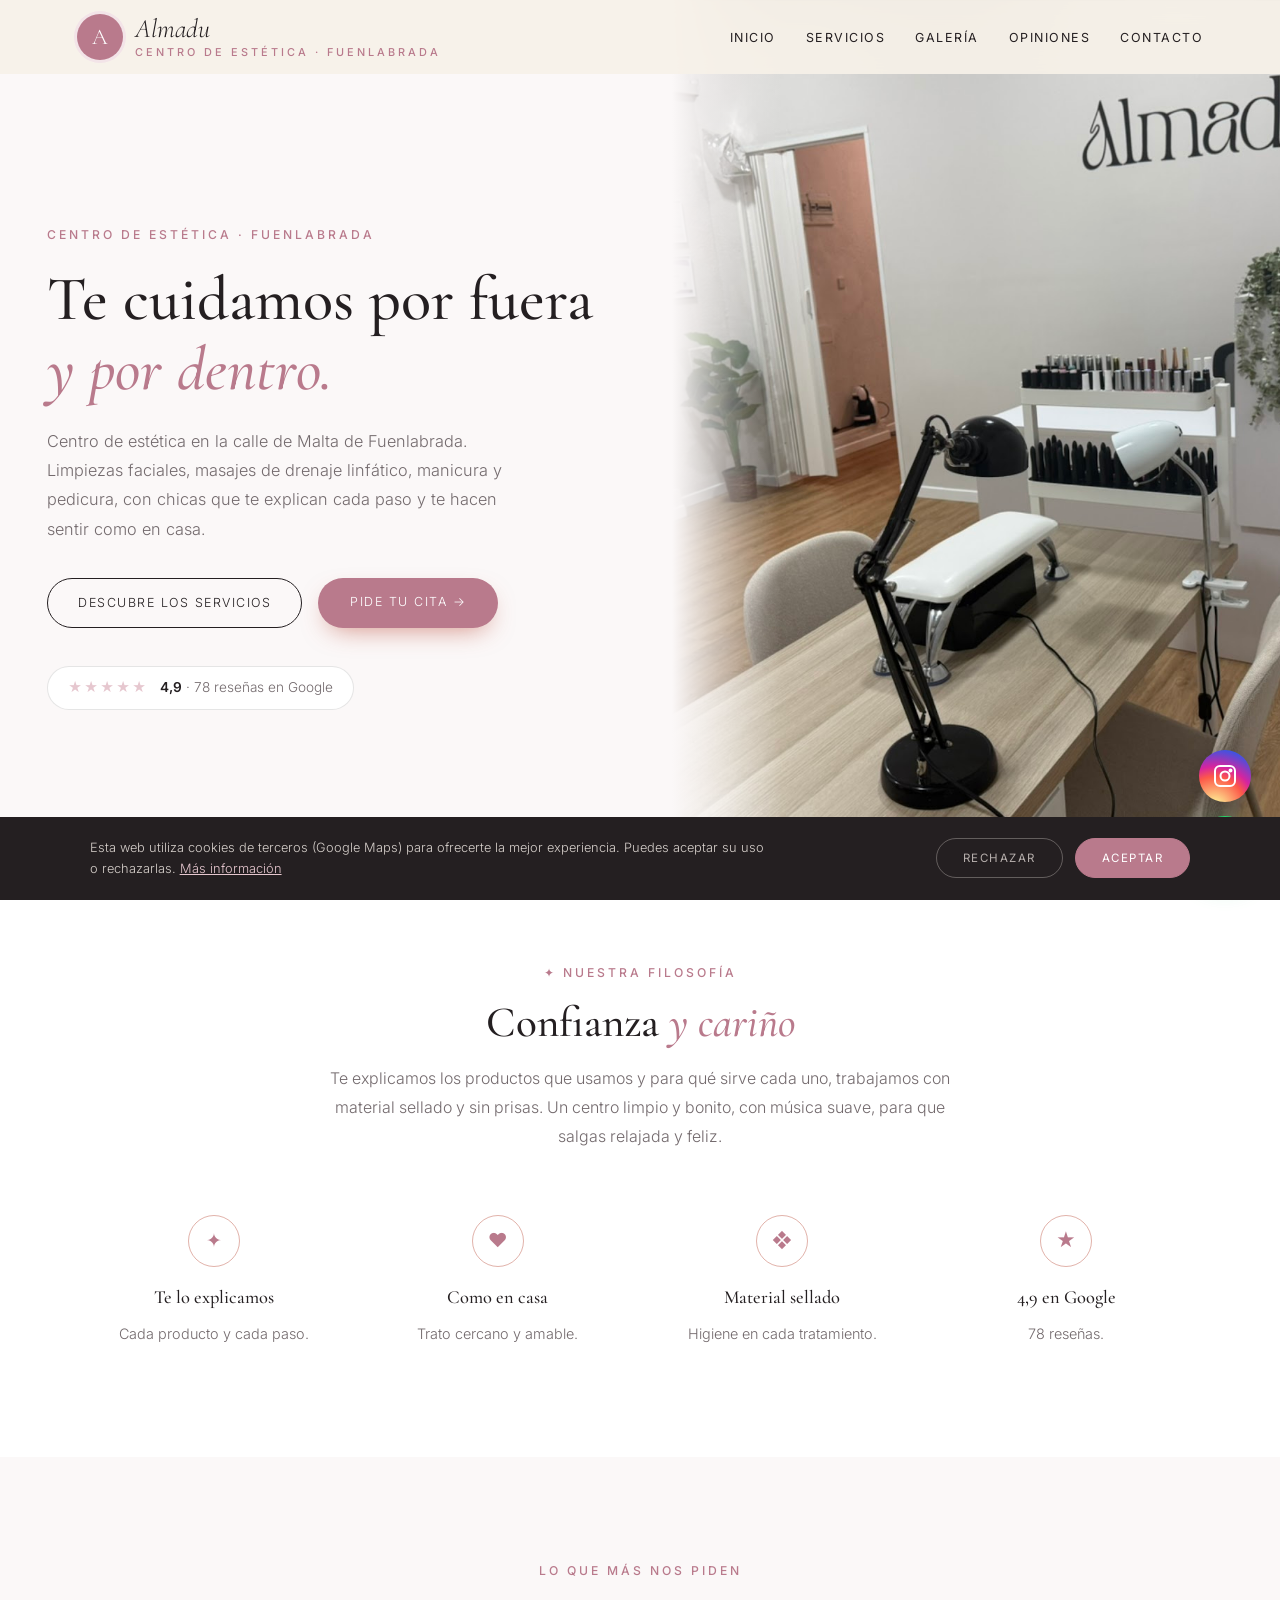
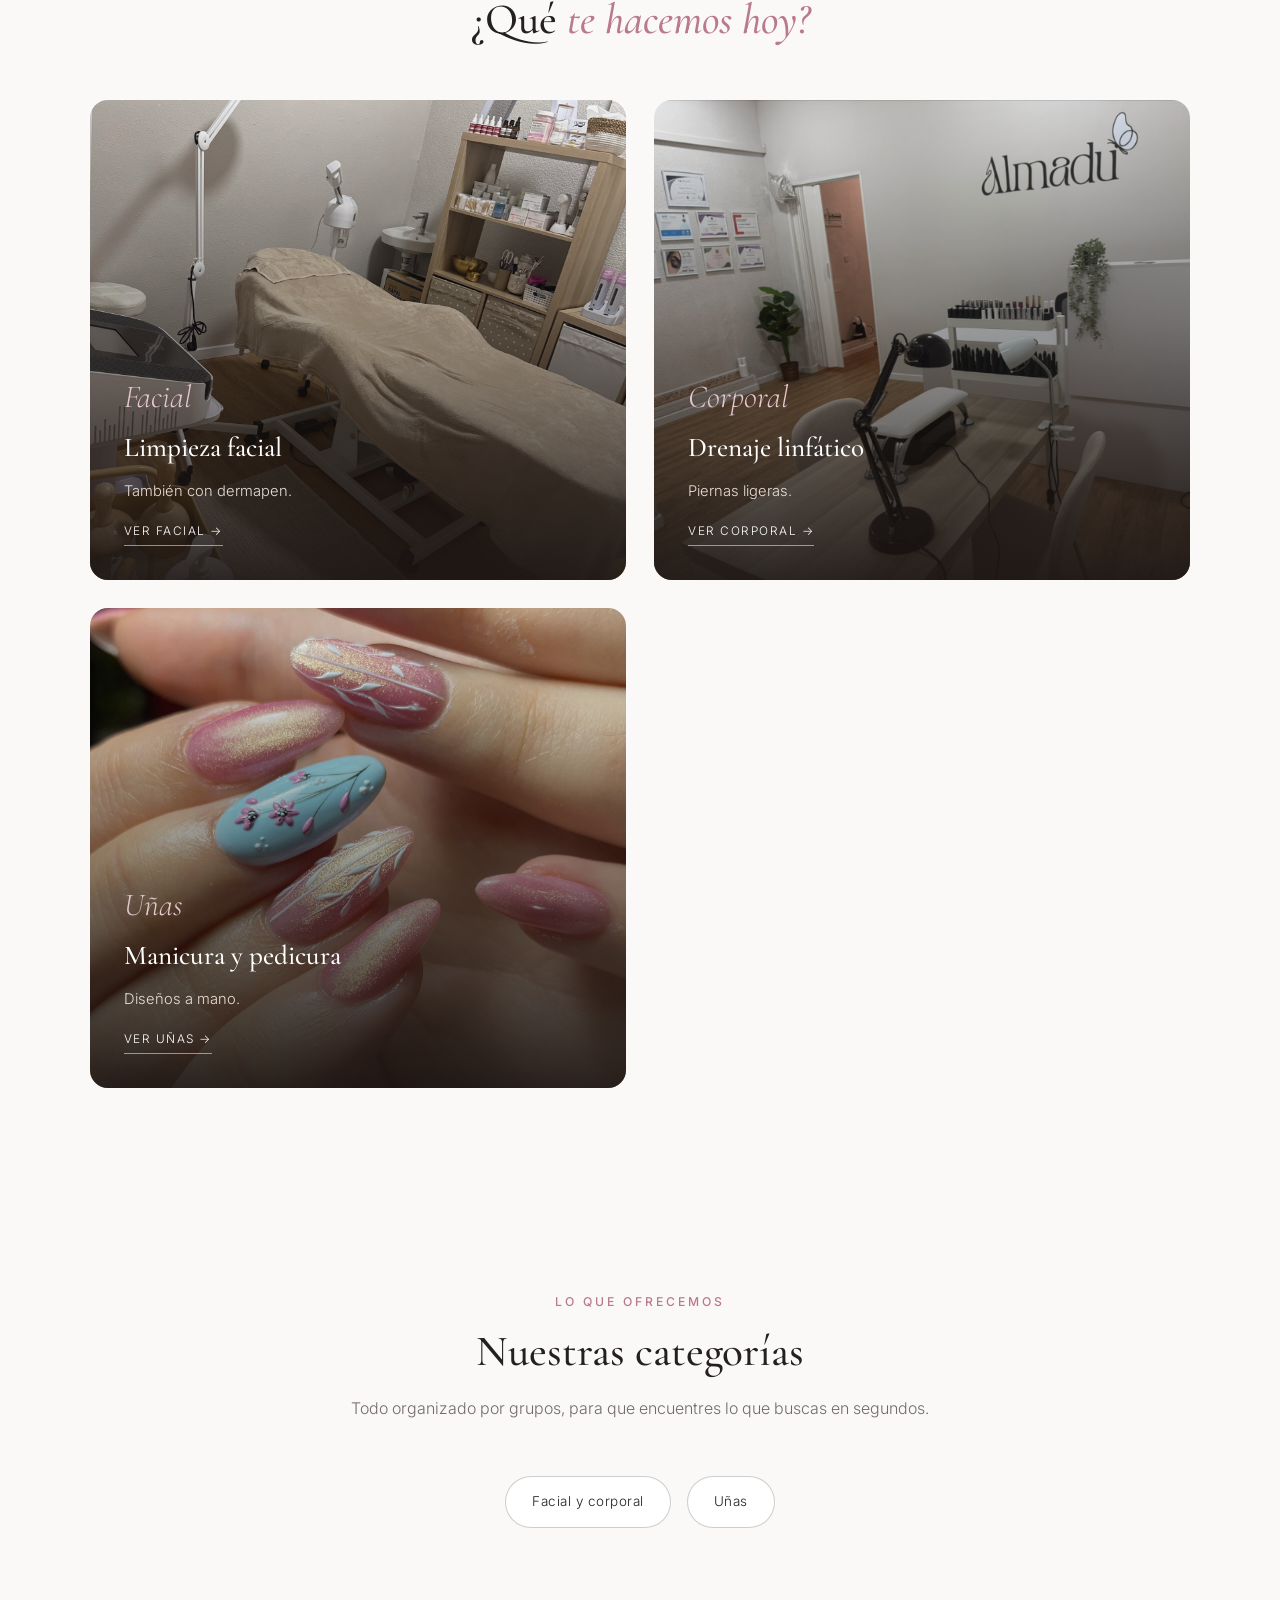
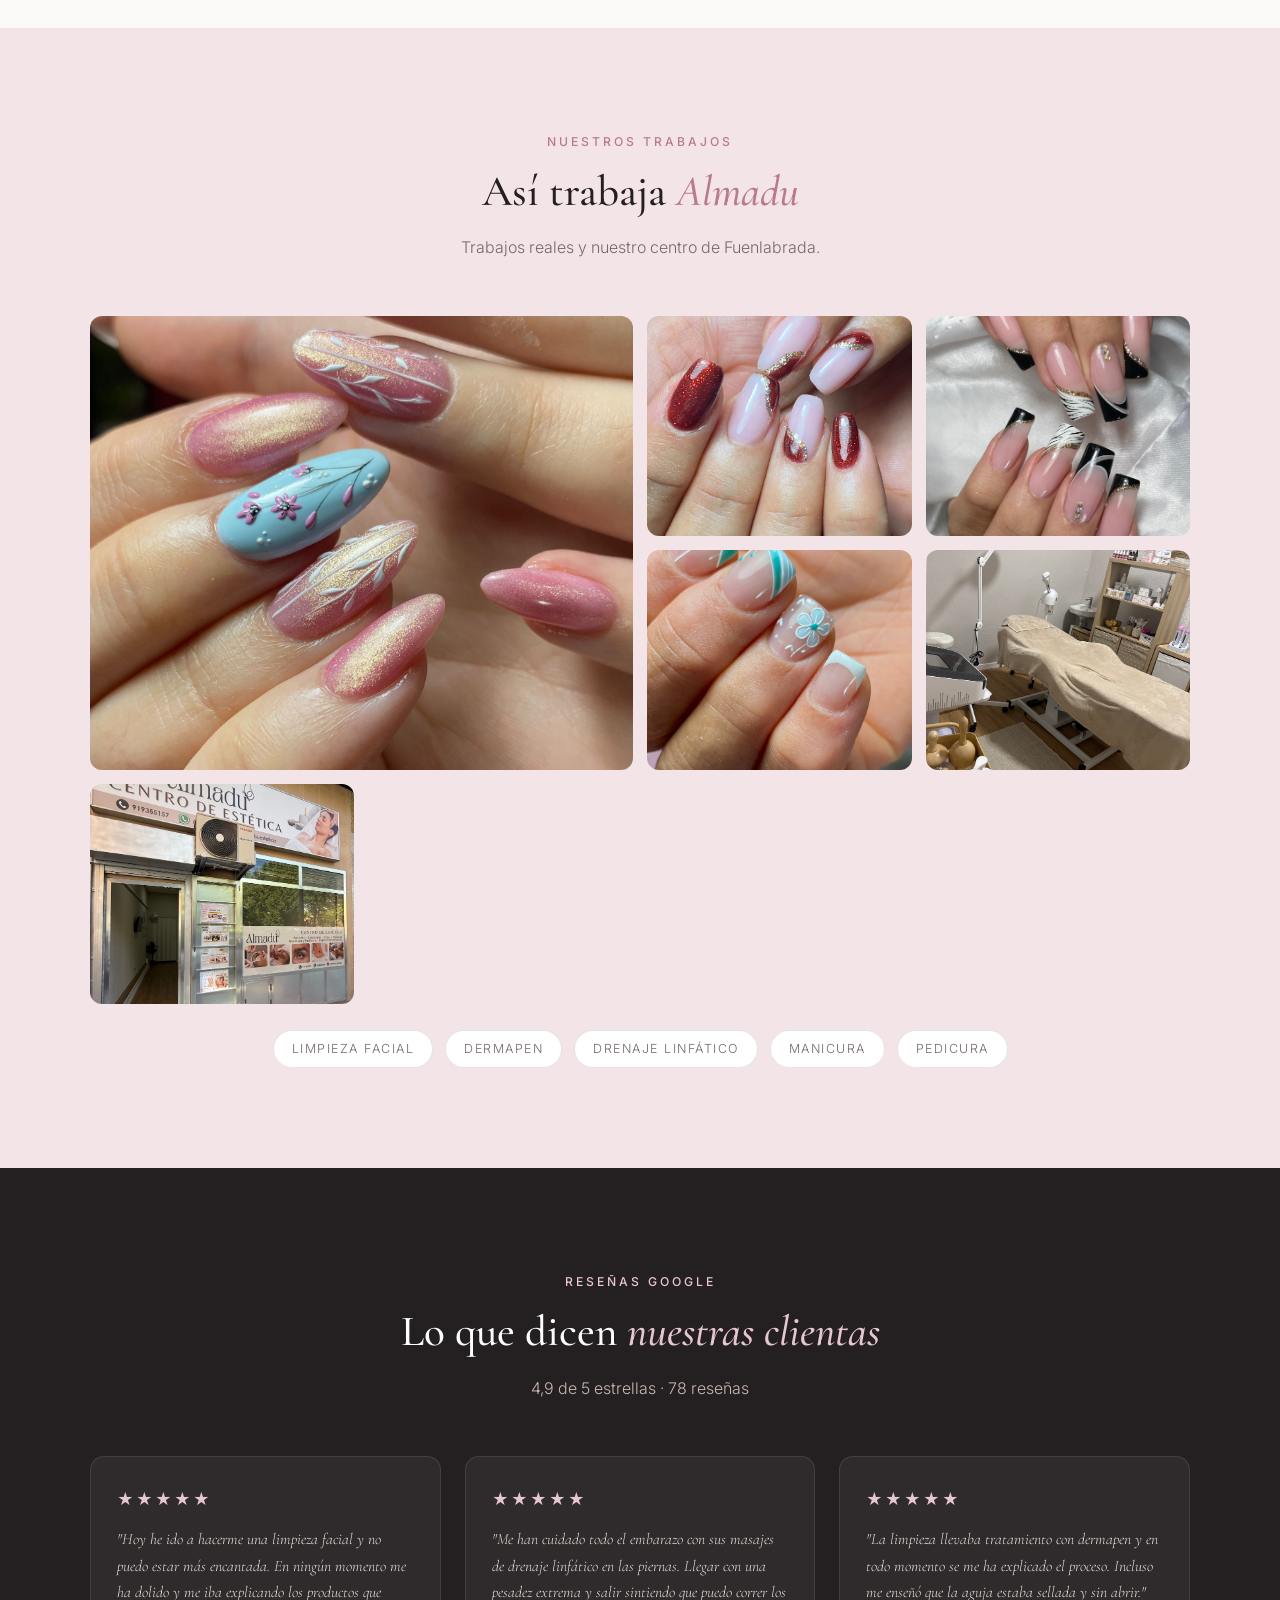
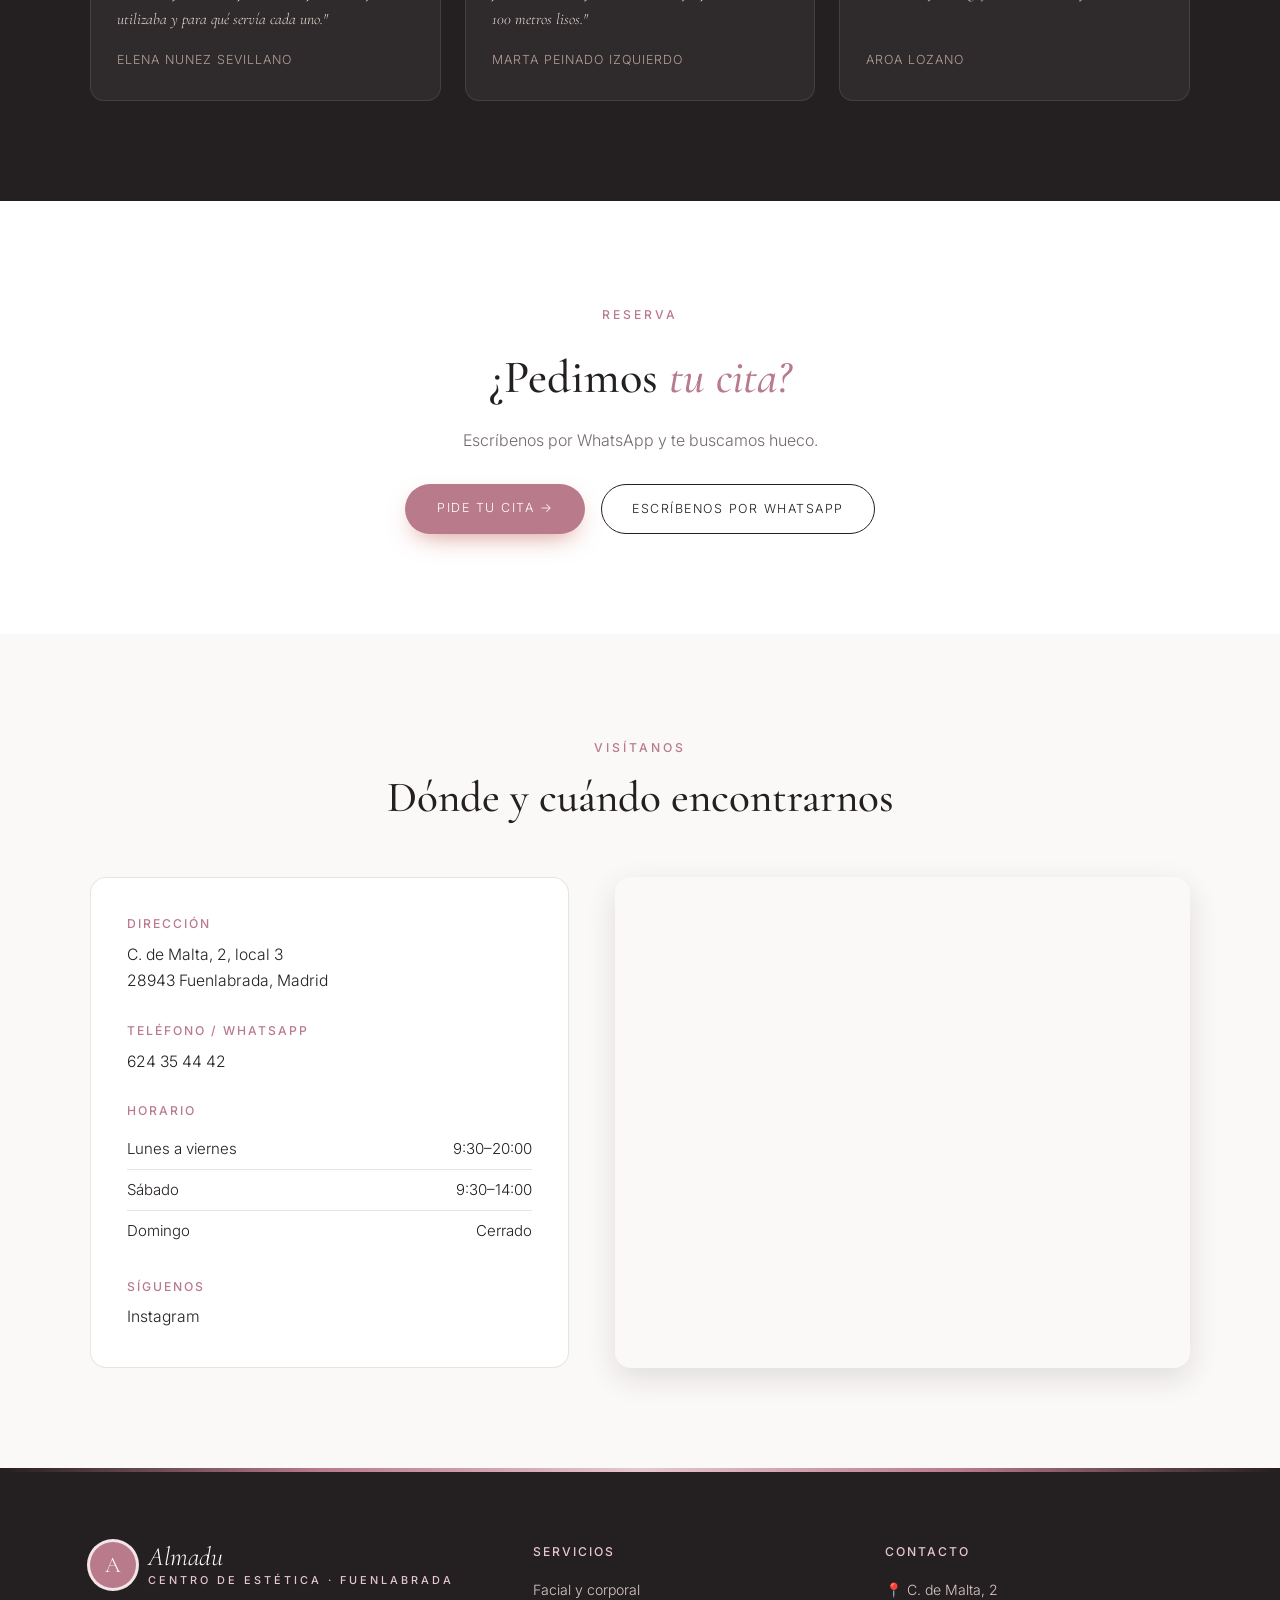
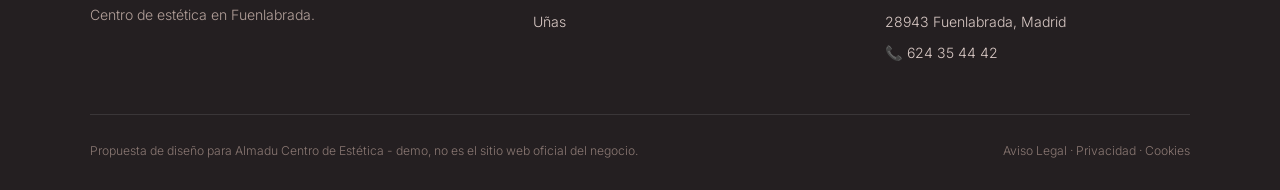
<file: index.html>
<!DOCTYPE html>
<html lang="es">
<head>
<meta charset="UTF-8">
<meta name="viewport" content="width=device-width, initial-scale=1.0">
<title>Almadu Centro de Estética — Centro de estética en Fuenlabrada</title>
<meta name="description" content="Almadu Centro de Estética, en la calle de Malta 2 de Fuenlabrada. Limpieza facial con dermapen, masajes de drenaje linfático, manicura y pedicura. 4,9★ con 78 reseñas en Google.">
<meta name="theme-color" content="#241f21">
<meta property="og:title" content="Almadu Centro de Estética · Fuenlabrada">
<meta property="og:image" content="maps_02.jpg">

<link rel="preconnect" href="https://fonts.googleapis.com"><link rel="preconnect" href="https://fonts.gstatic.com" crossorigin><link href="https://fonts.googleapis.com/css2?family=Cormorant+Garamond:ital,wght@0,500;0,600;1,500&family=Inter:wght@300;400;500;600&display=swap" rel="stylesheet">
<link rel="stylesheet" href="styles.css">
</head>
<body>

<header id="header">
  <a href="index.html" class="logo" aria-label="Almadu Centro de Estética, inicio"><span class="logo-mark">A</span><span class="logo-text"><span class="script">Almadu</span><small>centro de estética · Fuenlabrada</small></span></a>
  <nav id="nav" aria-label="Navegación principal"><ul><li><a href="index.html#inicio">Inicio</a></li><li><a href="servicios.html">Servicios</a></li><li><a href="index.html#galeria">Galería</a></li><li><a href="index.html#opiniones">Opiniones</a></li><li><a href="index.html#contacto">Contacto</a></li></ul></nav><button class="nav-toggle" id="navToggle" aria-label="Abrir menú">☰</button>
</header>

<section class="hero" id="inicio">
  <div class="hero-text">
    <span class="eyebrow">Centro de estética · Fuenlabrada</span>
    <h1>Te cuidamos por fuera <em>y por dentro.</em></h1>
    <p>Centro de estética en la calle de Malta de Fuenlabrada. Limpiezas faciales, masajes de drenaje linfático, manicura y pedicura, con chicas que te explican cada paso y te hacen sentir como en casa.</p>
    <div class="hero-ctas">
      <a href="servicios.html" class="btn-outline">Descubre los servicios</a>
      <a href="https://wa.me/34624354442?text=Hola%2C%20he%20visto%20vuestra%20web%20y%20me%20gustar%C3%ADa%20pedir%20cita%20en%20Almadu" class="btn-solid" target="_blank" rel="noopener">Pide tu cita →</a>
    </div>
    <a class="hero-rating" href="https://www.google.com/maps/search/?api=1&query=Almadu+centro+de+estetica,+Calle+de+Malta+2,+Fuenlabrada" target="_blank" rel="noopener"><span class="stars">★★★★★</span><span><strong>4,9</strong> · 78 reseñas en Google</span></a>
  </div>
  <div class="hero-img"><img src="maps_02.jpg" alt="Interior de Almadu Centro de Estética en Fuenlabrada" style="object-position:center 50%;"></div>
</section>

<section class="trust">
  <div class="section-head">
    <span class="eyebrow">✦ Nuestra filosofía</span>
    <h2>Confianza <em>y cariño</em></h2>
    <p>Te explicamos los productos que usamos y para qué sirve cada uno, trabajamos con material sellado y sin prisas. Un centro limpio y bonito, con música suave, para que salgas relajada y feliz.</p>
  </div>
  <div class="trust-grid">
    <div class="trust-card"><span class="trust-ic">✦</span><h3>Te lo explicamos</h3><p>Cada producto y cada paso.</p></div>
    <div class="trust-card"><span class="trust-ic">♥</span><h3>Como en casa</h3><p>Trato cercano y amable.</p></div>
    <div class="trust-card"><span class="trust-ic">❖</span><h3>Material sellado</h3><p>Higiene en cada tratamiento.</p></div>
    <div class="trust-card"><span class="trust-ic">★</span><h3>4,9 en Google</h3><p>78 reseñas.</p></div>
  </div>
</section>

<section class="worlds">
  <div class="section-head">
    <span class="eyebrow">Lo que más nos piden</span>
    <h2>¿Qué <em>te hacemos hoy?</em></h2>
  </div>
  <div class="worlds-grid">
    <a href="servicios.html#facial" class="world-card"><img src="maps_09.jpg" alt="Limpieza facial"><div class="world-text"><span class="script">Facial</span><h3>Limpieza facial</h3><p>También con dermapen.</p><span class="world-link">Ver facial →</span></div></a>
    <a href="servicios.html#facial" class="world-card"><img src="maps_02.jpg" alt="Drenaje linfático"><div class="world-text"><span class="script">Corporal</span><h3>Drenaje linfático</h3><p>Piernas ligeras.</p><span class="world-link">Ver corporal →</span></div></a>
    <a href="servicios.html#unas" class="world-card"><img src="maps_08.jpg" alt="Manicura y pedicura"><div class="world-text"><span class="script">Uñas</span><h3>Manicura y pedicura</h3><p>Diseños a mano.</p><span class="world-link">Ver uñas →</span></div></a>
  </div>
</section>

<section>
  <div class="section-head">
    <span class="eyebrow">Lo que ofrecemos</span>
    <h2>Nuestras categorías</h2>
    <p>Todo organizado por grupos, para que encuentres lo que buscas en segundos.</p>
  </div>
  <div class="cat-pills">
    <a href="servicios.html#facial" class="cat-pill">Facial y corporal</a>
    <a href="servicios.html#unas" class="cat-pill">Uñas</a>
  </div>
</section>

<section class="gallery-wrap" id="galeria">
  <div class="section-head">
    <span class="eyebrow">Nuestros trabajos</span>
    <h2>Así trabaja <em>Almadu</em></h2>
    <p>Trabajos reales y nuestro centro de Fuenlabrada.</p>
  </div>
  <div class="gallery">
    <figure class="big"><img src="maps_08.jpg" alt="Flores en azul y rosa" loading="lazy"></figure>
    <figure><img src="maps_03.jpg" alt="Rojo con purpurina" loading="lazy"></figure>
    <figure><img src="maps_07.jpg" alt="Francesa en negro" loading="lazy"></figure>
    <figure><img src="maps_04.jpg" alt="Francesa con flor" loading="lazy"></figure>
    <figure><img src="maps_09.jpg" alt="Nuestra cabina" loading="lazy"></figure>
    <figure><img src="maps_01.jpg" alt="Nuestra fachada" loading="lazy"></figure>
  </div>
  <div class="brands"><span>Limpieza facial</span><span>Dermapen</span><span>Drenaje linfático</span><span>Manicura</span><span>Pedicura</span></div>
</section>

<section class="reviews-wrap" id="opiniones">
  <div class="section-head">
    <span class="eyebrow">Reseñas Google</span>
    <h2>Lo que dicen <em>nuestras clientas</em></h2>
    <p>4,9 de 5 estrellas · 78 reseñas</p>
  </div>
  <div class="review-grid">
    <div class="review-card"><div class="stars">★★★★★</div><p>"Hoy he ido a hacerme una limpieza facial y no puedo estar más encantada. En ningún momento me ha dolido y me iba explicando los productos que utilizaba y para qué servía cada uno."</p><cite>Elena Nunez sevillano</cite></div>
    <div class="review-card"><div class="stars">★★★★★</div><p>"Me han cuidado todo el embarazo con sus masajes de drenaje linfático en las piernas. Llegar con una pesadez extrema y salir sintiendo que puedo correr los 100 metros lisos."</p><cite>Marta Peinado Izquierdo</cite></div>
    <div class="review-card"><div class="stars">★★★★★</div><p>"La limpieza llevaba tratamiento con dermapen y en todo momento se me ha explicado el proceso. Incluso me enseñó que la aguja estaba sellada y sin abrir."</p><cite>Aroa Lozano</cite></div>
  </div>
</section>

<section class="cta-section">
  <span class="eyebrow">Reserva</span>
  <h2>¿Pedimos <em>tu cita?</em></h2>
  <p>Escríbenos por WhatsApp y te buscamos hueco.</p>
  <div class="cta-row">
    <a href="https://wa.me/34624354442?text=Hola%2C%20he%20visto%20vuestra%20web%20y%20me%20gustar%C3%ADa%20pedir%20cita%20en%20Almadu" class="btn-solid" target="_blank" rel="noopener">Pide tu cita →</a>
    <a href="https://wa.me/34624354442?text=Hola%2C%20he%20visto%20vuestra%20web%20y%20me%20gustar%C3%ADa%20pedir%20cita%20en%20Almadu" class="btn-outline" target="_blank" rel="noopener">Escríbenos por WhatsApp</a>
  </div>
</section>

<section class="contact-section" id="contacto">
  <div class="section-head">
    <span class="eyebrow">Visítanos</span>
    <h2>Dónde y cuándo encontrarnos</h2>
  </div>
  <div class="contact-grid">
    <div class="contact-info">
      <div class="contact-block"><h3>Dirección</h3><p>C. de Malta, 2, local 3<br>28943 Fuenlabrada, Madrid</p></div>
      <div class="contact-block"><h3>Teléfono / WhatsApp</h3><p><a href="tel:+34624354442">624 35 44 42</a></p></div>
      <div class="contact-block"><h3>Horario</h3><ul class="hours-list"><li><span>Lunes a viernes</span><span>9:30–20:00</span></li><li><span>Sábado</span><span>9:30–14:00</span></li><li><span>Domingo</span><span>Cerrado</span></li></ul></div>
      <div class="contact-block"><h3>Síguenos</h3><p><a href="https://www.instagram.com/almadu.estetica/" target="_blank" rel="noopener">Instagram</a></p></div>
    </div>
    <div class="contact-map">
      <iframe title="Mapa de Almadu Centro de Estética" src="https://www.google.com/maps?q=Almadu+centro+de+estetica,+Calle+de+Malta+2,+Fuenlabrada&output=embed" width="100%" height="100%" style="border:0;" allowfullscreen="" loading="lazy" referrerpolicy="no-referrer-when-downgrade"></iframe>
    </div>
  </div>
</section>

<footer>
  <div class="footer-grid">
    <div class="footer-brand">
      <a href="index.html" class="logo light"><span class="logo-mark">A</span><span class="logo-text"><span class="script">Almadu</span><small>centro de estética · Fuenlabrada</small></span></a>
      <p>Centro de estética en Fuenlabrada.</p>
    </div>
    <div><h4>Servicios</h4><ul><li><a href="servicios.html#facial">Facial y corporal</a></li><li><a href="servicios.html#unas">Uñas</a></li></ul></div>
    <div><h4>Contacto</h4><ul><li>📍 C. de Malta, 2</li><li>28943 Fuenlabrada, Madrid</li><li>📞 <a href="tel:+34624354442">624 35 44 42</a></li></ul></div>
  </div>
  <div class="footer-bottom">
    <span>Propuesta de diseño para Almadu Centro de Estética - demo, no es el sitio web oficial del negocio.</span>
    <span><a href="aviso-legal.html">Aviso Legal</a> &middot; <a href="politica-privacidad.html">Privacidad</a> &middot; <a href="politica-cookies.html">Cookies</a></span>
  </div>
</footer>

<div id="cookie-banner" class="cookie-banner"><p>Esta web utiliza cookies de terceros (Google Maps) para ofrecerte la mejor experiencia. Puedes aceptar su uso o rechazarlas. <a href="politica-cookies.html">Más información</a></p><div class="cookie-actions"><button onclick="setCookieChoice('rejected')" class="ck-reject">Rechazar</button><button onclick="setCookieChoice('accepted')" class="ck-accept">Aceptar</button></div></div>
<div class="social-fabs"><a class="ig-fab" href="https://www.instagram.com/almadu.estetica/" target="_blank" rel="noopener" aria-label="Visitar Instagram"><svg width="24" height="24" viewBox="0 0 24 24" fill="none" stroke="white" stroke-width="2"><rect x="2" y="2" width="20" height="20" rx="5"/><circle cx="12" cy="12" r="4.5"/><circle cx="17.5" cy="6.5" r="1" fill="white"/></svg></a><a class="wa-fab" href="https://wa.me/34624354442?text=Hola%2C%20he%20visto%20vuestra%20web%20y%20me%20gustar%C3%ADa%20pedir%20cita%20en%20Almadu" target="_blank" rel="noopener" aria-label="Escribir por WhatsApp"><svg width="28" height="28" viewBox="0 0 24 24" fill="white"><path d="M17.5 14.4c-.3-.1-1.8-.9-2-1s-.5-.1-.7.1-.8 1-.9 1.2-.3.2-.6.1a8.2 8.2 0 0 1-2.4-1.5 9 9 0 0 1-1.7-2.1c-.2-.3 0-.5.1-.6l.4-.5.3-.5v-.5l-.9-2.2c-.2-.6-.5-.5-.7-.5h-.6a1.1 1.1 0 0 0-.8.4 3.4 3.4 0 0 0-1 2.5 5.9 5.9 0 0 0 1.2 3.1 13.5 13.5 0 0 0 5.2 4.6c2.6 1 2.6.7 3.1.6a2.6 2.6 0 0 0 1.7-1.2 2.1 2.1 0 0 0 .2-1.2c-.1-.1-.3-.2-.6-.3ZM12 21.8a9.8 9.8 0 0 1-5-1.4l-.4-.2-3.7 1 1-3.6-.2-.4A9.8 9.8 0 1 1 12 21.8Zm8.4-18.3A11.8 11.8 0 0 0 1.8 17.7L.2 23.8l6.3-1.6a11.8 11.8 0 0 0 5.6 1.4A11.8 11.8 0 0 0 20.4 3.5Z"/></svg></a></div>
<script src="main.js"></script>
</body>
</html>
</file>
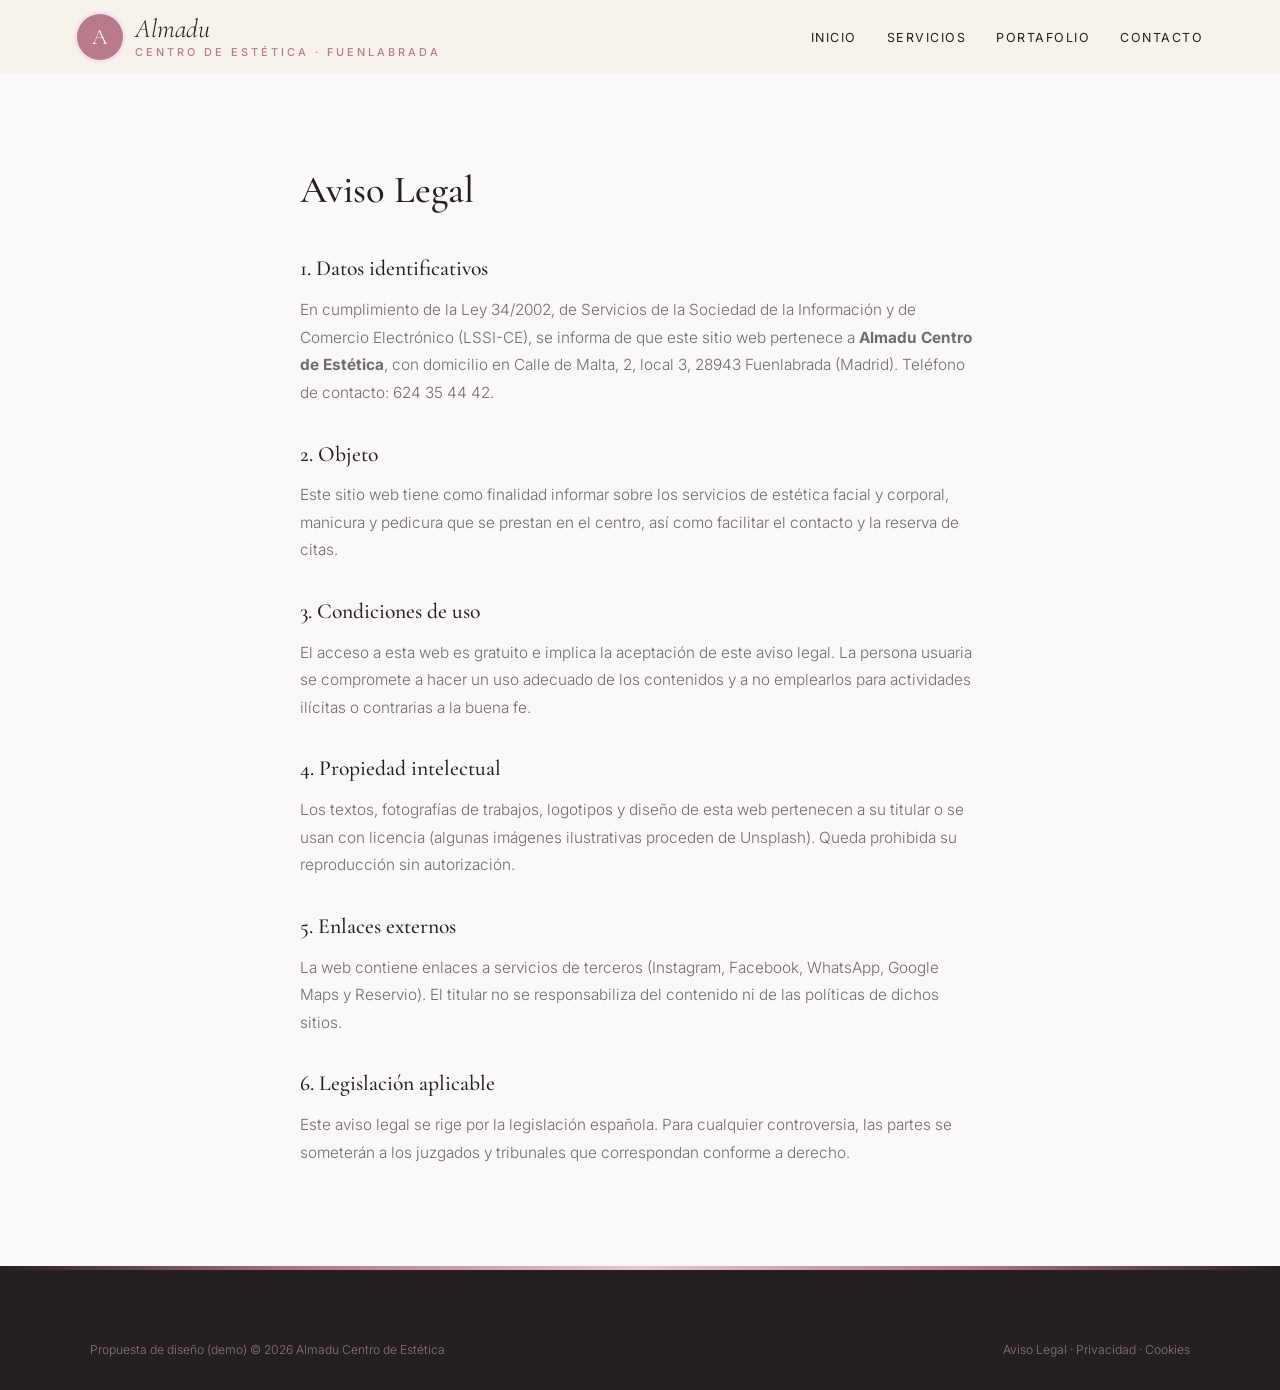
<file: aviso-legal.html>
<!DOCTYPE html>
<html lang="es">
<head>
<meta charset="UTF-8">
<meta name="viewport" content="width=device-width, initial-scale=1.0">
<title>Aviso Legal — Almadu Centro de Estética</title>
<meta name="robots" content="noindex">

<link rel="preconnect" href="https://fonts.googleapis.com">
<link href="https://fonts.googleapis.com/css2?family=Cormorant+Garamond:ital,wght@0,500;0,600;1,500&family=Inter:wght@300;400;500;600&display=swap" rel="stylesheet">
<link rel="stylesheet" href="styles.css">
</head>
<body>
<header id="header" class="scrolled">
  <a href="index.html" class="logo" aria-label="Almadu Centro de Estética, inicio">
    <span class="logo-mark">A</span>
    <span class="logo-text"><span class="script">Almadu</span><small>centro de estética · Fuenlabrada</small></span>
  </a>
  <nav id="nav" aria-label="Navegación principal">
    <ul>
      <li><a href="index.html#inicio">Inicio</a></li>
      <li><a href="servicios.html">Servicios</a></li>
      <li><a href="portafolio.html">Portafolio</a></li>
      <li><a href="index.html#contacto">Contacto</a></li>
    </ul>
  </nav>
  <button class="nav-toggle" id="navToggle" aria-label="Abrir menú">☰</button>
</header>
<main class="legal"><h1>Aviso Legal</h1>
<h2>1. Datos identificativos</h2>
<p>En cumplimiento de la Ley 34/2002, de Servicios de la Sociedad de la Información y de Comercio Electrónico (LSSI-CE), se informa de que este sitio web pertenece a <strong>Almadu Centro de Estética</strong>, con domicilio en Calle de Malta, 2, local 3, 28943 Fuenlabrada (Madrid). Teléfono de contacto: 624 35 44 42.</p>
<h2>2. Objeto</h2>
<p>Este sitio web tiene como finalidad informar sobre los servicios de estética facial y corporal, manicura y pedicura que se prestan en el centro, así como facilitar el contacto y la reserva de citas.</p>
<h2>3. Condiciones de uso</h2>
<p>El acceso a esta web es gratuito e implica la aceptación de este aviso legal. La persona usuaria se compromete a hacer un uso adecuado de los contenidos y a no emplearlos para actividades ilícitas o contrarias a la buena fe.</p>
<h2>4. Propiedad intelectual</h2>
<p>Los textos, fotografías de trabajos, logotipos y diseño de esta web pertenecen a su titular o se usan con licencia (algunas imágenes ilustrativas proceden de Unsplash). Queda prohibida su reproducción sin autorización.</p>
<h2>5. Enlaces externos</h2>
<p>La web contiene enlaces a servicios de terceros (Instagram, Facebook, WhatsApp, Google Maps y Reservio). El titular no se responsabiliza del contenido ni de las políticas de dichos sitios.</p>
<h2>6. Legislación aplicable</h2>
<p>Este aviso legal se rige por la legislación española. Para cualquier controversia, las partes se someterán a los juzgados y tribunales que correspondan conforme a derecho.</p></main>
<footer>
  <div class="footer-bottom" style="margin-top:0">
    <span>Propuesta de diseño (demo) © 2026 Almadu Centro de Estética</span>
    <span><a href="aviso-legal.html">Aviso Legal</a> &middot; <a href="politica-privacidad.html">Privacidad</a> &middot; <a href="politica-cookies.html">Cookies</a></span>
  </div>
</footer>
<script src="main.js"></script>
</body>
</html>
</file>
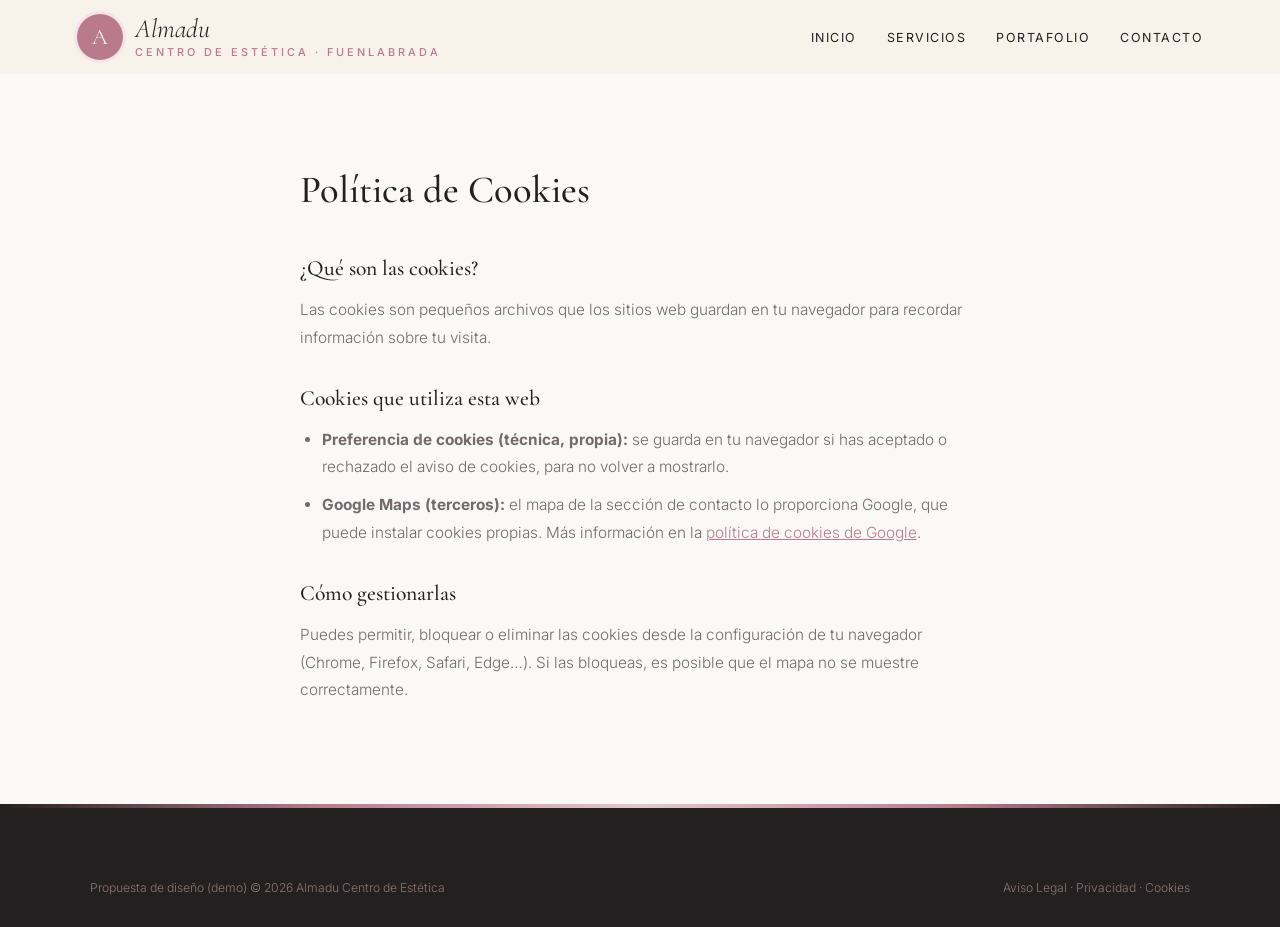
<file: politica-cookies.html>
<!DOCTYPE html>
<html lang="es">
<head>
<meta charset="UTF-8">
<meta name="viewport" content="width=device-width, initial-scale=1.0">
<title>Política de Cookies — Almadu Centro de Estética</title>
<meta name="robots" content="noindex">

<link rel="preconnect" href="https://fonts.googleapis.com">
<link href="https://fonts.googleapis.com/css2?family=Cormorant+Garamond:ital,wght@0,500;0,600;1,500&family=Inter:wght@300;400;500;600&display=swap" rel="stylesheet">
<link rel="stylesheet" href="styles.css">
</head>
<body>
<header id="header" class="scrolled">
  <a href="index.html" class="logo" aria-label="Almadu Centro de Estética, inicio">
    <span class="logo-mark">A</span>
    <span class="logo-text"><span class="script">Almadu</span><small>centro de estética · Fuenlabrada</small></span>
  </a>
  <nav id="nav" aria-label="Navegación principal">
    <ul>
      <li><a href="index.html#inicio">Inicio</a></li>
      <li><a href="servicios.html">Servicios</a></li>
      <li><a href="portafolio.html">Portafolio</a></li>
      <li><a href="index.html#contacto">Contacto</a></li>
    </ul>
  </nav>
  <button class="nav-toggle" id="navToggle" aria-label="Abrir menú">☰</button>
</header>
<main class="legal"><h1>Política de Cookies</h1>
<h2>¿Qué son las cookies?</h2>
<p>Las cookies son pequeños archivos que los sitios web guardan en tu navegador para recordar información sobre tu visita.</p>
<h2>Cookies que utiliza esta web</h2>
<ul>
<li><strong>Preferencia de cookies (técnica, propia):</strong> se guarda en tu navegador si has aceptado o rechazado el aviso de cookies, para no volver a mostrarlo.</li>
<li><strong>Google Maps (terceros):</strong> el mapa de la sección de contacto lo proporciona Google, que puede instalar cookies propias. Más información en la <a href="https://policies.google.com/technologies/cookies" target="_blank" rel="noopener">política de cookies de Google</a>.</li>
</ul>
<h2>Cómo gestionarlas</h2>
<p>Puedes permitir, bloquear o eliminar las cookies desde la configuración de tu navegador (Chrome, Firefox, Safari, Edge…). Si las bloqueas, es posible que el mapa no se muestre correctamente.</p></main>
<footer>
  <div class="footer-bottom" style="margin-top:0">
    <span>Propuesta de diseño (demo) © 2026 Almadu Centro de Estética</span>
    <span><a href="aviso-legal.html">Aviso Legal</a> &middot; <a href="politica-privacidad.html">Privacidad</a> &middot; <a href="politica-cookies.html">Cookies</a></span>
  </div>
</footer>
<script src="main.js"></script>
</body>
</html>
</file>
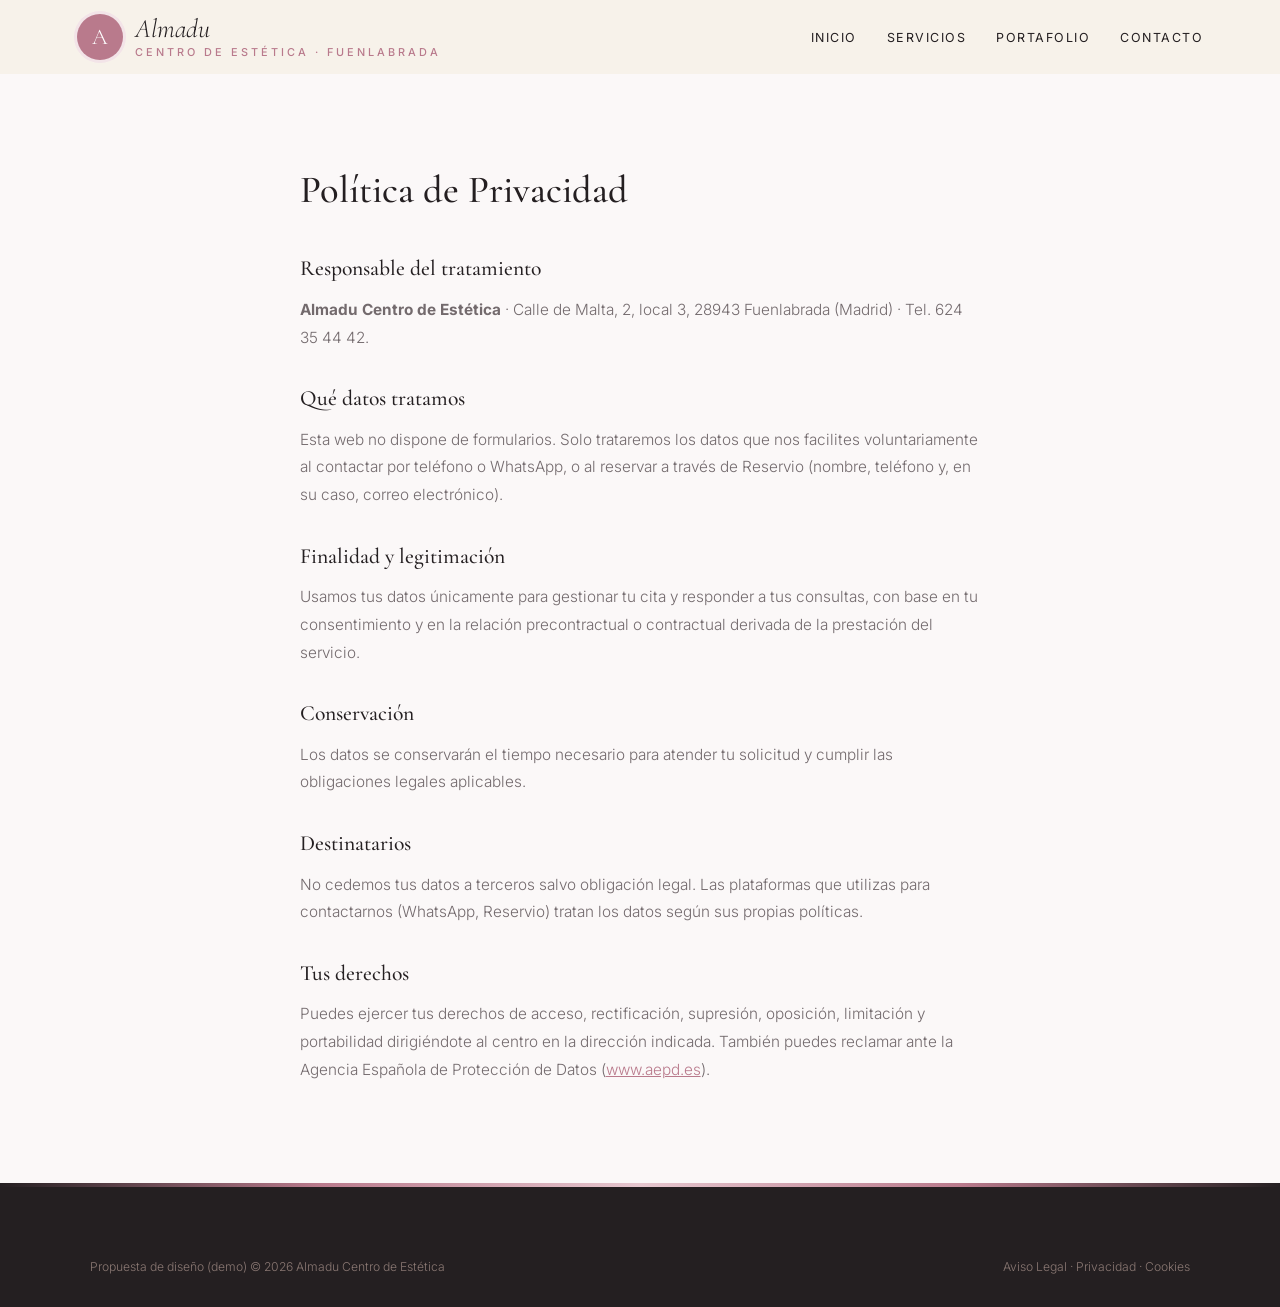
<file: politica-privacidad.html>
<!DOCTYPE html>
<html lang="es">
<head>
<meta charset="UTF-8">
<meta name="viewport" content="width=device-width, initial-scale=1.0">
<title>Política de Privacidad — Almadu Centro de Estética</title>
<meta name="robots" content="noindex">

<link rel="preconnect" href="https://fonts.googleapis.com">
<link href="https://fonts.googleapis.com/css2?family=Cormorant+Garamond:ital,wght@0,500;0,600;1,500&family=Inter:wght@300;400;500;600&display=swap" rel="stylesheet">
<link rel="stylesheet" href="styles.css">
</head>
<body>
<header id="header" class="scrolled">
  <a href="index.html" class="logo" aria-label="Almadu Centro de Estética, inicio">
    <span class="logo-mark">A</span>
    <span class="logo-text"><span class="script">Almadu</span><small>centro de estética · Fuenlabrada</small></span>
  </a>
  <nav id="nav" aria-label="Navegación principal">
    <ul>
      <li><a href="index.html#inicio">Inicio</a></li>
      <li><a href="servicios.html">Servicios</a></li>
      <li><a href="portafolio.html">Portafolio</a></li>
      <li><a href="index.html#contacto">Contacto</a></li>
    </ul>
  </nav>
  <button class="nav-toggle" id="navToggle" aria-label="Abrir menú">☰</button>
</header>
<main class="legal"><h1>Política de Privacidad</h1>
<h2>Responsable del tratamiento</h2>
<p><strong>Almadu Centro de Estética</strong> · Calle de Malta, 2, local 3, 28943 Fuenlabrada (Madrid) · Tel. 624 35 44 42.</p>
<h2>Qué datos tratamos</h2>
<p>Esta web no dispone de formularios. Solo trataremos los datos que nos facilites voluntariamente al contactar por teléfono o WhatsApp, o al reservar a través de Reservio (nombre, teléfono y, en su caso, correo electrónico).</p>
<h2>Finalidad y legitimación</h2>
<p>Usamos tus datos únicamente para gestionar tu cita y responder a tus consultas, con base en tu consentimiento y en la relación precontractual o contractual derivada de la prestación del servicio.</p>
<h2>Conservación</h2>
<p>Los datos se conservarán el tiempo necesario para atender tu solicitud y cumplir las obligaciones legales aplicables.</p>
<h2>Destinatarios</h2>
<p>No cedemos tus datos a terceros salvo obligación legal. Las plataformas que utilizas para contactarnos (WhatsApp, Reservio) tratan los datos según sus propias políticas.</p>
<h2>Tus derechos</h2>
<p>Puedes ejercer tus derechos de acceso, rectificación, supresión, oposición, limitación y portabilidad dirigiéndote al centro en la dirección indicada. También puedes reclamar ante la Agencia Española de Protección de Datos (<a href="https://www.aepd.es" target="_blank" rel="noopener">www.aepd.es</a>).</p></main>
<footer>
  <div class="footer-bottom" style="margin-top:0">
    <span>Propuesta de diseño (demo) © 2026 Almadu Centro de Estética</span>
    <span><a href="aviso-legal.html">Aviso Legal</a> &middot; <a href="politica-privacidad.html">Privacidad</a> &middot; <a href="politica-cookies.html">Cookies</a></span>
  </div>
</footer>
<script src="main.js"></script>
</body>
</html>
</file>
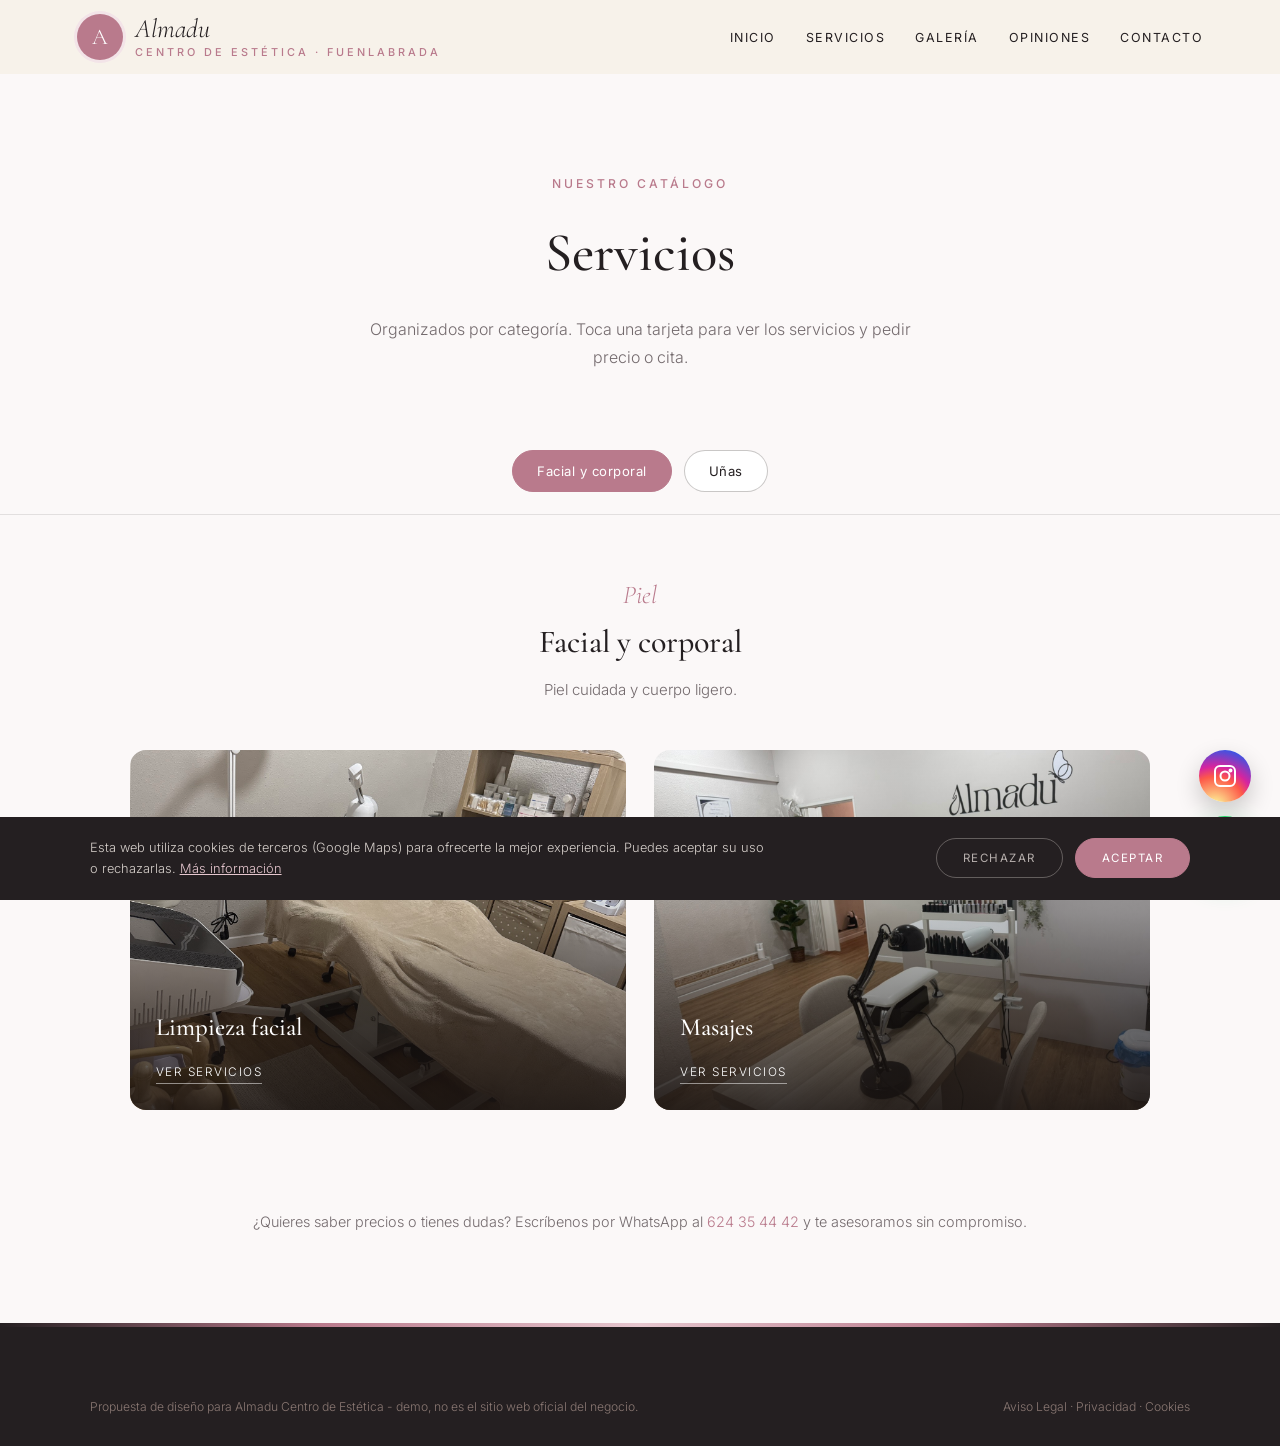
<file: servicios.html>
<!DOCTYPE html>
<html lang="es">
<head>
<meta charset="UTF-8">
<meta name="viewport" content="width=device-width, initial-scale=1.0">
<title>Servicios — Almadu Centro de Estética · Fuenlabrada</title>
<meta name="description" content="Servicios de Almadu Centro de Estética en Fuenlabrada.">

<link rel="preconnect" href="https://fonts.googleapis.com"><link rel="preconnect" href="https://fonts.gstatic.com" crossorigin><link href="https://fonts.googleapis.com/css2?family=Cormorant+Garamond:ital,wght@0,500;0,600;1,500&family=Inter:wght@300;400;500;600&display=swap" rel="stylesheet">
<link rel="stylesheet" href="styles.css">
</head>
<body>

<header id="header" class="scrolled">
  <a href="index.html" class="logo" aria-label="Almadu Centro de Estética, inicio"><span class="logo-mark">A</span><span class="logo-text"><span class="script">Almadu</span><small>centro de estética · Fuenlabrada</small></span></a>
  <nav id="nav" aria-label="Navegación principal"><ul><li><a href="index.html#inicio">Inicio</a></li><li><a href="servicios.html">Servicios</a></li><li><a href="index.html#galeria">Galería</a></li><li><a href="index.html#opiniones">Opiniones</a></li><li><a href="index.html#contacto">Contacto</a></li></ul></nav><button class="nav-toggle" id="navToggle" aria-label="Abrir menú">☰</button>
</header>

<div class="page-hero">
  <span class="eyebrow">Nuestro catálogo</span>
  <h1>Servicios</h1>
  <p>Organizados por categoría. Toca una tarjeta para ver los servicios y pedir precio o cita.</p>
</div>

<div class="tabs">
  <button class="tab-btn active" data-tab="facial">Facial y corporal</button>
  <button class="tab-btn" data-tab="unas">Uñas</button>
  
</div>

<div class="tab-panel active" id="facial">
  <div class="tab-intro"><span class="script">Piel</span><h2>Facial y corporal</h2><p>Piel cuidada y cuerpo ligero.</p></div>
  <div class="cat-grid">
    <div class="cat-card" onclick="openModal('limpieza')"><img src="maps_09.jpg" alt="Limpieza facial" loading="lazy"><div class="cat-card-text"><h3>Limpieza facial</h3><span>Ver servicios</span></div></div>
    <div class="cat-card" onclick="openModal('drenaje')"><img src="maps_02.jpg" alt="Masajes" loading="lazy"><div class="cat-card-text"><h3>Masajes</h3><span>Ver servicios</span></div></div>
  </div>
</div>

<div class="tab-panel" id="unas">
  <div class="tab-intro"><span class="script">Uñas</span><h2>Manicura y pedicura</h2><p>Diseños a mano.</p></div>
  <div class="cat-grid">
    <div class="cat-card" onclick="openModal('manicura')"><img src="maps_06.jpg" alt="Manicura" loading="lazy"><div class="cat-card-text"><h3>Manicura</h3><span>Ver servicios</span></div></div>
    <div class="cat-card" onclick="openModal('pedicura')"><img src="maps_10.jpg" alt="Pedicura" loading="lazy"><div class="cat-card-text"><h3>Pedicura</h3><span>Ver servicios</span></div></div>
  </div>
</div>


<p class="services-note">¿Quieres saber precios o tienes dudas? Escríbenos por WhatsApp al <a href="https://wa.me/34624354442" target="_blank" rel="noopener" style="color:var(--red)">624 35 44 42</a> y te asesoramos sin compromiso.</p>

<div class="modal-overlay" id="modal-limpieza"><div class="modal">
  <button class="modal-close" onclick="closeModal('limpieza')" aria-label="Cerrar">×</button>
  <h3>Limpieza facial</h3><p class="modal-sub">También con dermapen</p>
  <div class="svc-row"><div><div class="svc-name">Limpieza facial</div><span class="svc-desc"></span></div><div class="svc-price">Consultar</div></div>
  <div class="svc-row"><div><div class="svc-name">Dermapen</div><span class="svc-desc"></span></div><div class="svc-price">Consultar</div></div>
  <a class="modal-cta alt" href="https://wa.me/34624354442?text=Hola%2C%20quiero%20informaci%C3%B3n%20sobre%20limpieza%20facial" target="_blank" rel="noopener">Pedir cita por WhatsApp</a>
</div></div>

<div class="modal-overlay" id="modal-drenaje"><div class="modal">
  <button class="modal-close" onclick="closeModal('drenaje')" aria-label="Cerrar">×</button>
  <h3>Masajes</h3><p class="modal-sub">Drenaje linfático</p>
  <div class="svc-row"><div><div class="svc-name">Drenaje linfático en piernas</div><span class="svc-desc"></span></div><div class="svc-price">Consultar</div></div>
  <a class="modal-cta alt" href="https://wa.me/34624354442?text=Hola%2C%20quiero%20informaci%C3%B3n%20sobre%20masajes" target="_blank" rel="noopener">Pedir cita por WhatsApp</a>
</div></div>

<div class="modal-overlay" id="modal-manicura"><div class="modal">
  <button class="modal-close" onclick="closeModal('manicura')" aria-label="Cerrar">×</button>
  <h3>Manicura</h3><p class="modal-sub">Gel y diseños</p>
  <div class="svc-row"><div><div class="svc-name">Manicura</div><span class="svc-desc"></span></div><div class="svc-price">Consultar</div></div>
  <div class="svc-row"><div><div class="svc-name">Nail art</div><span class="svc-desc"></span></div><div class="svc-price">Consultar</div></div>
  <a class="modal-cta alt" href="https://wa.me/34624354442?text=Hola%2C%20quiero%20informaci%C3%B3n%20sobre%20manicura" target="_blank" rel="noopener">Pedir cita por WhatsApp</a>
</div></div>

<div class="modal-overlay" id="modal-pedicura"><div class="modal">
  <button class="modal-close" onclick="closeModal('pedicura')" aria-label="Cerrar">×</button>
  <h3>Pedicura</h3><p class="modal-sub">Pies cuidados</p>
  <div class="svc-row"><div><div class="svc-name">Pedicura</div><span class="svc-desc"></span></div><div class="svc-price">Consultar</div></div>
  <a class="modal-cta alt" href="https://wa.me/34624354442?text=Hola%2C%20quiero%20informaci%C3%B3n%20sobre%20pedicura" target="_blank" rel="noopener">Pedir cita por WhatsApp</a>
</div></div>


<footer>
  <div class="footer-bottom" style="margin-top:0">
    <span>Propuesta de diseño para Almadu Centro de Estética - demo, no es el sitio web oficial del negocio.</span>
    <span><a href="aviso-legal.html">Aviso Legal</a> &middot; <a href="politica-privacidad.html">Privacidad</a> &middot; <a href="politica-cookies.html">Cookies</a></span>
  </div>
</footer>

<div id="cookie-banner" class="cookie-banner"><p>Esta web utiliza cookies de terceros (Google Maps) para ofrecerte la mejor experiencia. Puedes aceptar su uso o rechazarlas. <a href="politica-cookies.html">Más información</a></p><div class="cookie-actions"><button onclick="setCookieChoice('rejected')" class="ck-reject">Rechazar</button><button onclick="setCookieChoice('accepted')" class="ck-accept">Aceptar</button></div></div>
<div class="social-fabs"><a class="ig-fab" href="https://www.instagram.com/almadu.estetica/" target="_blank" rel="noopener" aria-label="Visitar Instagram"><svg width="24" height="24" viewBox="0 0 24 24" fill="none" stroke="white" stroke-width="2"><rect x="2" y="2" width="20" height="20" rx="5"/><circle cx="12" cy="12" r="4.5"/><circle cx="17.5" cy="6.5" r="1" fill="white"/></svg></a><a class="wa-fab" href="https://wa.me/34624354442?text=Hola%2C%20he%20visto%20vuestra%20web%20y%20me%20gustar%C3%ADa%20pedir%20cita%20en%20Almadu" target="_blank" rel="noopener" aria-label="Escribir por WhatsApp"><svg width="28" height="28" viewBox="0 0 24 24" fill="white"><path d="M17.5 14.4c-.3-.1-1.8-.9-2-1s-.5-.1-.7.1-.8 1-.9 1.2-.3.2-.6.1a8.2 8.2 0 0 1-2.4-1.5 9 9 0 0 1-1.7-2.1c-.2-.3 0-.5.1-.6l.4-.5.3-.5v-.5l-.9-2.2c-.2-.6-.5-.5-.7-.5h-.6a1.1 1.1 0 0 0-.8.4 3.4 3.4 0 0 0-1 2.5 5.9 5.9 0 0 0 1.2 3.1 13.5 13.5 0 0 0 5.2 4.6c2.6 1 2.6.7 3.1.6a2.6 2.6 0 0 0 1.7-1.2 2.1 2.1 0 0 0 .2-1.2c-.1-.1-.3-.2-.6-.3ZM12 21.8a9.8 9.8 0 0 1-5-1.4l-.4-.2-3.7 1 1-3.6-.2-.4A9.8 9.8 0 1 1 12 21.8Zm8.4-18.3A11.8 11.8 0 0 0 1.8 17.7L.2 23.8l6.3-1.6a11.8 11.8 0 0 0 5.6 1.4A11.8 11.8 0 0 0 20.4 3.5Z"/></svg></a></div>
<script src="main.js"></script>
</body>
</html>
</file>
<file: styles.css>
:root{
  --cream:#fbf8f8; --paper:#ffffff; --tint:#f3e4e8; --ink:#241f21; --dark:#241f21; --muted:#736a6d;
  --red:#b97a8c; --red-dark:#935c6c; --teal:#b97a8c; --gold:#e6c7cf; --line:rgba(0,0,0,.1);
  --brand-gradient:linear-gradient(90deg,#241f21,#b97a8c,#e6c7cf,#b97a8c,#241f21);
}
*{margin:0;padding:0;box-sizing:border-box;}
html{scroll-behavior:smooth;}
body{font-family:'Inter',sans-serif;background:var(--cream);color:var(--ink);overflow-x:hidden;font-weight:300;line-height:1.6;}
a{text-decoration:none;color:inherit;}
h1,h2,h3{font-family:'Cormorant Garamond',serif;font-weight:500;}
h1 em,h2 em{font-style:italic;color:var(--red);}
img{max-width:100%;display:block;}
.script{font-family:'Cormorant Garamond',serif;font-style:italic;}

/* HEADER */
header{position:fixed;top:0;left:0;right:0;z-index:100;display:flex;justify-content:space-between;align-items:center;padding:14px 6%;background:rgba(247,241,233,.92);backdrop-filter:blur(10px);-webkit-backdrop-filter:blur(10px);transition:box-shadow .3s,padding .3s;}
header.scrolled{box-shadow:0 2px 24px rgba(28,22,20,.1);padding:8px 6%;}
.logo{display:flex;align-items:center;gap:12px;color:var(--dark);}
.logo-badge{width:58px;height:58px;border-radius:50%;object-fit:cover;box-shadow:0 0 0 2px var(--gold),0 6px 16px rgba(28,22,20,.15);transition:width .3s,height .3s;}
header.scrolled .logo-badge{width:46px;height:46px;}
.logo-text{display:flex;flex-direction:column;line-height:1;}
.logo-text .script{font-size:1.65rem;color:var(--dark);}
.logo-text small{font-size:.68rem;letter-spacing:3px;text-transform:uppercase;color:var(--red);margin-top:4px;font-weight:500;}
.logo.light .logo-text .script{color:#fff;}
.logo.light .logo-text small{color:var(--gold);}
nav ul{list-style:none;display:flex;gap:30px;}
nav a{font-size:.78rem;letter-spacing:1.5px;text-transform:uppercase;font-weight:400;position:relative;padding:4px 0;}
nav a::after{content:"";position:absolute;left:0;bottom:-2px;height:1px;width:100%;background:var(--red);transform:scaleX(0);transform-origin:right;transition:transform .3s;}
nav a:hover::after{transform:scaleX(1);transform-origin:left;}
.nav-toggle{display:none;font-size:1.6rem;background:none;border:none;color:var(--dark);cursor:pointer;}

/* BOTONES */
.btn-outline{display:inline-block;border:1px solid var(--dark);color:var(--dark);padding:14px 30px;font-size:.78rem;letter-spacing:1.5px;text-transform:uppercase;border-radius:40px;transition:all .25s;}
.btn-outline:hover{background:var(--dark);color:var(--cream);}
.btn-outline.light{border-color:rgba(255,255,255,.5);color:#fff;}
.btn-outline.light:hover{background:#fff;color:var(--dark);}
.btn-solid{display:inline-block;background:var(--red);color:#fff;padding:14px 32px;font-size:.78rem;letter-spacing:1.5px;text-transform:uppercase;border-radius:40px;transition:transform .25s,box-shadow .25s,background .25s;box-shadow:0 10px 26px -10px rgba(181,64,44,.6);}
.btn-solid:hover{transform:translateY(-2px);background:var(--red-dark);}

/* HERO */
.hero{min-height:95vh;display:grid;grid-template-columns:1.05fr .95fr;align-items:stretch;padding:0;}
.hero-text{display:flex;flex-direction:column;justify-content:center;padding:150px 7% 70px;}
.eyebrow{display:inline-block;color:var(--teal);text-transform:uppercase;letter-spacing:3px;font-size:.76rem;font-weight:500;}
.hero-text .eyebrow{margin-bottom:20px;}
.hero-text h1{font-size:clamp(2.4rem,5vw,3.9rem);line-height:1.12;margin-bottom:22px;color:var(--dark);}
.hero-text p{font-size:1.02rem;color:var(--muted);max-width:470px;line-height:1.8;margin-bottom:34px;}
.hero-ctas{display:flex;gap:16px;flex-wrap:wrap;}
.hero-rating{display:inline-flex;align-items:center;gap:12px;margin-top:38px;padding:10px 20px;border:1px solid var(--line);border-radius:40px;background:var(--paper);font-size:.85rem;color:var(--muted);align-self:flex-start;}
.hero-rating strong{color:var(--dark);font-weight:600;}
.stars{color:var(--gold);letter-spacing:2px;}
.hero-img{position:relative;overflow:hidden;}
.hero-img img{width:100%;height:100%;object-fit:cover;position:absolute;inset:0;}
.hero-img::after{content:"";position:absolute;inset:0;background:linear-gradient(90deg,var(--cream) 0%,rgba(247,241,233,0) 18%);}

/* SECCIONES */
section{padding:100px 7%;}
.section-head{text-align:center;max-width:640px;margin:0 auto 54px;}
.section-head h2{font-size:clamp(1.9rem,4vw,2.7rem);margin-top:12px;color:var(--dark);line-height:1.2;}
.section-head p{margin-top:16px;color:var(--muted);line-height:1.8;}

.trust{background:var(--paper);border-top:4px solid transparent;border-image:var(--brand-gradient) 1;}
.trust-grid{display:grid;grid-template-columns:repeat(auto-fit,minmax(230px,1fr));gap:36px;max-width:1150px;margin:0 auto;}
.trust-card{text-align:center;padding:10px;}
.trust-ic{display:inline-grid;place-items:center;width:52px;height:52px;border-radius:50%;border:1px solid rgba(181,64,44,.4);color:var(--red);font-size:1.2rem;margin-bottom:16px;}
.trust-card h3{font-size:1.15rem;color:var(--dark);margin-bottom:10px;}
.trust-card p{font-size:.9rem;color:var(--muted);line-height:1.7;}

/* DOS MUNDOS */
.worlds{background:var(--cream);}
.worlds-grid{display:grid;grid-template-columns:1fr 1fr;gap:28px;max-width:1150px;margin:0 auto;}
.world-card{position:relative;border-radius:18px;overflow:hidden;min-height:480px;display:flex;align-items:flex-end;color:#fff;}
.world-card img{position:absolute;inset:0;width:100%;height:100%;object-fit:cover;transition:transform .6s;}
.world-card:hover img{transform:scale(1.05);}
.world-card::after{content:"";position:absolute;inset:0;background:linear-gradient(to top,rgba(28,22,20,.92) 0%,rgba(28,22,20,.35) 55%,rgba(28,22,20,.05) 100%);}
.world-text{position:relative;z-index:2;padding:34px;}
.world-text .script{font-size:2rem;color:var(--gold);}
.world-text h3{font-size:1.7rem;margin:4px 0 10px;}
.world-text p{font-size:.92rem;color:#eadfd6;line-height:1.7;max-width:440px;}
.world-link{display:inline-block;margin-top:18px;font-size:.74rem;letter-spacing:1.5px;text-transform:uppercase;border-bottom:1px solid rgba(255,255,255,.5);padding-bottom:4px;}

/* PILLS */
.cat-pills{display:flex;flex-wrap:wrap;gap:16px;justify-content:center;max-width:1000px;margin:0 auto;}
.cat-pill{border:1px solid rgba(43,33,29,.22);padding:14px 26px;border-radius:30px;font-size:.84rem;letter-spacing:.5px;transition:all .2s;background:var(--paper);}
.cat-pill:hover{background:var(--red);color:#fff;border-color:var(--red);}

/* GALERIA */
.gallery-wrap{background:var(--tint);}
.gallery{max-width:1200px;margin:0 auto;display:grid;grid-template-columns:repeat(4,1fr);grid-auto-rows:220px;gap:14px;}
.gallery figure{overflow:hidden;border-radius:12px;margin:0;}
.gallery img{width:100%;height:100%;object-fit:cover;transition:transform .5s;}
.gallery figure:hover img{transform:scale(1.05);}
.gallery .big{grid-column:span 2;grid-row:span 2;}

/* RESEÑAS */
.reviews-wrap{background:var(--dark);color:#fff;position:relative;}
.reviews-wrap .section-head h2{color:#fff;}
.reviews-wrap .section-head h2 em{color:var(--gold);}
.reviews-wrap .section-head p{color:#c9b9b2;}
.reviews-wrap .eyebrow{color:var(--gold);}
.review-grid{display:grid;grid-template-columns:repeat(auto-fit,minmax(300px,1fr));gap:24px;max-width:1150px;margin:0 auto;}
.review-card{background:rgba(255,255,255,.05);border:1px solid rgba(255,255,255,.1);padding:30px 26px;border-radius:14px;display:flex;flex-direction:column;}
.review-card .stars{margin-bottom:14px;}
.review-card p{font-family:'Cormorant Garamond',serif;font-size:.98rem;color:#eadfd6;line-height:1.7;font-style:italic;margin-bottom:16px;flex:1;}
.review-card cite{font-size:.78rem;color:#b3a099;font-style:normal;text-transform:uppercase;letter-spacing:1px;}

/* CTA */
.cta-section{text-align:center;background:var(--paper);}
.cta-section h2{font-size:clamp(2rem,4vw,2.9rem);color:var(--dark);margin:14px 0 14px;}
.cta-section p{color:var(--muted);margin-bottom:30px;}
.cta-row{display:flex;gap:16px;justify-content:center;flex-wrap:wrap;}

/* CONTACTO */
.contact-section{background:var(--cream);}
.contact-grid{display:grid;grid-template-columns:1fr 1.2fr;gap:46px;max-width:1150px;margin:0 auto;align-items:stretch;}
.contact-info{display:flex;flex-direction:column;gap:26px;background:var(--paper);border:1px solid var(--line);border-radius:16px;padding:36px;}
.contact-block h3{font-family:'Inter',sans-serif;font-size:.76rem;text-transform:uppercase;letter-spacing:2px;color:var(--red);font-weight:500;margin-bottom:8px;}
.contact-block p{font-size:.98rem;color:var(--ink);line-height:1.7;}
.contact-block a:hover{color:var(--red);}
.hours-list{list-style:none;}
.hours-list li{display:flex;justify-content:space-between;gap:20px;padding:8px 0;border-bottom:1px solid var(--line);font-size:.94rem;}
.hours-list li:last-child{border-bottom:none;}
.contact-map{border-radius:16px;overflow:hidden;min-height:380px;box-shadow:0 10px 30px rgba(28,22,20,.12);}
.contact-map iframe{display:block;min-height:380px;}

/* FOOTER */
footer{background:var(--dark);color:#d9c9c5;padding:70px 7% 30px;border-top:4px solid transparent;border-image:var(--brand-gradient) 1;}
.footer-grid{display:grid;grid-template-columns:1.3fr 1fr 1fr;gap:46px;max-width:1200px;margin:0 auto;padding-bottom:40px;border-bottom:1px solid rgba(255,255,255,.1);}
.footer-brand p{font-size:.88rem;color:#b3a09a;margin-top:16px;}
footer h4{font-size:.76rem;text-transform:uppercase;letter-spacing:2px;color:var(--gold);margin-bottom:18px;font-weight:500;}
footer ul{list-style:none;}
footer li{margin-bottom:9px;font-size:.88rem;color:#d9c9c5;}
footer a:hover{color:var(--gold);}
.footer-bottom{max-width:1200px;margin:26px auto 0;display:flex;justify-content:space-between;flex-wrap:wrap;gap:10px;font-size:.76rem;color:#8a7873;}
.footer-bottom a{color:#8a7873;}

/* FABS */
.social-fabs{position:fixed;bottom:26px;right:26px;z-index:200;display:flex;flex-direction:column;gap:14px;align-items:center;}
.social-fabs a{width:52px;height:52px;border-radius:50%;display:flex;align-items:center;justify-content:center;box-shadow:0 10px 24px rgba(0,0,0,.2);transition:transform .2s;}
.social-fabs a:hover{transform:scale(1.08);}
.wa-fab{width:58px !important;height:58px !important;background:#25D366;box-shadow:0 10px 26px rgba(37,211,102,.45) !important;}
.ig-fab{background:radial-gradient(circle at 30% 110%,#fdf497 0%,#fdf497 5%,#fd5949 45%,#d6249f 60%,#285AEB 90%);}
.fb-fab{background:#1877F2;}

/* COOKIES */
.cookie-banner{display:none;position:fixed;bottom:0;left:0;right:0;z-index:300;background:var(--dark);padding:20px 7%;flex-wrap:wrap;align-items:center;justify-content:space-between;gap:16px;}
.cookie-banner p{font-size:.8rem;color:rgba(245,237,232,.85);line-height:1.7;max-width:680px;}
.cookie-banner p a{color:var(--gold);text-decoration:underline;}
.cookie-actions{display:flex;gap:12px;flex-shrink:0;}
.cookie-actions button{font-family:'Inter',sans-serif;font-size:.72rem;letter-spacing:1.5px;text-transform:uppercase;padding:12px 26px;cursor:pointer;border-radius:30px;}
.ck-reject{background:transparent;color:rgba(245,237,232,.7);border:1px solid rgba(245,237,232,.3);}
.ck-accept{background:var(--red);color:#fff;border:1px solid var(--red);}

/* PÁGINAS INTERIORES */
.page-hero{padding:170px 7% 60px;text-align:center;background:var(--cream);}
.page-hero h1{font-size:clamp(2.3rem,5vw,3.4rem);margin-top:14px;color:var(--dark);}
.page-hero p{color:var(--muted);max-width:580px;margin:18px auto 0;line-height:1.8;}
.tabs{position:sticky;top:74px;z-index:50;background:var(--cream);padding:18px 7% 22px;display:flex;gap:12px;justify-content:center;flex-wrap:wrap;border-bottom:1px solid var(--line);}
.tab-btn{border:1px solid rgba(43,33,29,.25);background:var(--paper);padding:12px 24px;border-radius:30px;font-family:'Inter',sans-serif;font-size:.82rem;letter-spacing:.5px;color:var(--ink);cursor:pointer;transition:all .2s;}
.tab-btn.active,.tab-btn:hover{background:var(--red);color:#fff;border-color:var(--red);}
.tab-panel{display:none;padding:60px 7% 100px;max-width:1200px;margin:0 auto;}
.tab-panel.active{display:block;animation:fadeIn .5s;}
@keyframes fadeIn{from{opacity:0;transform:translateY(12px)}to{opacity:1;transform:none}}
.tab-intro{text-align:center;max-width:600px;margin:0 auto 46px;}
.tab-intro .script{font-size:1.6rem;color:var(--red);}
.tab-intro h2{font-size:2rem;color:var(--dark);}
.tab-intro p{color:var(--muted);margin-top:10px;line-height:1.75;font-size:.94rem;}

.cat-grid{display:grid;grid-template-columns:repeat(auto-fit,minmax(280px,1fr));gap:28px;}
.cat-grid.single{grid-template-columns:1fr;max-width:640px;margin:0 auto;}
.cat-grid.single .cat-card{height:440px;}
.cat-card{position:relative;border-radius:16px;overflow:hidden;height:360px;cursor:pointer;background:var(--tint);}
.cat-card img{width:100%;height:100%;object-fit:cover;transition:transform .5s;}
.cat-card:hover img{transform:scale(1.06);}
.cat-card::after{content:'';position:absolute;inset:0;background:linear-gradient(to top,rgba(28,22,20,.88) 0%,rgba(28,22,20,.15) 55%,transparent 100%);}
.cat-card-text{position:absolute;bottom:0;left:0;right:0;padding:26px;z-index:2;}
.cat-card-text h3{color:#fff;font-size:1.55rem;margin-bottom:10px;}
.cat-card-text span{color:#fff;font-size:.74rem;text-transform:uppercase;letter-spacing:1.5px;border-bottom:1px solid rgba(255,255,255,.5);padding-bottom:4px;}

.modal-overlay{display:none;position:fixed;inset:0;background:rgba(28,22,20,.78);z-index:300;align-items:center;justify-content:center;padding:20px;}
.modal-overlay.open{display:flex;}
.modal{background:var(--paper);max-width:560px;width:100%;max-height:85vh;overflow-y:auto;border-radius:16px;padding:40px;position:relative;}
.modal-close{position:absolute;top:16px;right:20px;background:none;border:none;font-size:1.7rem;color:var(--ink);cursor:pointer;}
.modal h3{font-size:1.8rem;color:var(--dark);margin-bottom:6px;}
.modal .modal-sub{color:var(--muted);font-size:.86rem;margin-bottom:22px;}
.svc-row{display:flex;justify-content:space-between;align-items:center;padding:16px 0;border-bottom:1px solid var(--line);gap:16px;}
.svc-row:last-of-type{border-bottom:none;}
.svc-name{font-size:.98rem;color:var(--ink);font-weight:400;}
.svc-desc{font-size:.8rem;color:var(--muted);display:block;margin-top:3px;line-height:1.5;}
.svc-price{font-size:.72rem;color:var(--red);text-transform:uppercase;letter-spacing:1px;white-space:nowrap;font-weight:500;}
.modal-cta{display:block;text-align:center;background:var(--red);color:#fff;padding:14px;border-radius:30px;margin-top:26px;font-size:.8rem;text-transform:uppercase;letter-spacing:1.5px;}
.modal-cta.alt{background:#25D366;margin-top:10px;}
.services-note{text-align:center;color:var(--muted);font-size:.9rem;padding:0 7% 90px;}

.portfolio-grid{display:grid;grid-template-columns:repeat(auto-fill,minmax(260px,1fr));gap:18px;}
.portfolio-grid figure{border-radius:14px;overflow:hidden;aspect-ratio:4/5;cursor:zoom-in;background:var(--tint);}
.portfolio-grid img{width:100%;height:100%;object-fit:cover;transition:transform .5s;}
.portfolio-grid figure:hover img{transform:scale(1.05);}
.lightbox{display:none;position:fixed;inset:0;z-index:400;background:rgba(15,12,10,.94);align-items:center;justify-content:center;padding:30px;cursor:zoom-out;}
.lightbox.open{display:flex;}
.lightbox img{max-width:100%;max-height:90vh;border-radius:10px;}

.legal{max-width:860px;margin:0 auto;padding:160px 7% 90px;}
.legal h1{font-size:2.4rem;color:var(--dark);margin-bottom:26px;}
.legal h2{font-size:1.35rem;color:var(--dark);margin:30px 0 10px;}
.legal p,.legal li{color:var(--muted);line-height:1.8;margin-bottom:10px;font-size:.96rem;}
.legal ul{padding-left:22px;}
.legal a{color:var(--red);text-decoration:underline;}

@media(max-width:900px){
  .hero{grid-template-columns:1fr;}
  .hero-img{height:340px;order:-1;margin-top:82px;}
  .hero-img::after{background:linear-gradient(0deg,var(--cream) 0%,rgba(247,241,233,0) 25%);}
  .hero-text{padding:30px 6% 60px;}
  .worlds-grid{grid-template-columns:1fr;}
  .world-card{min-height:420px;}
  .gallery{grid-template-columns:repeat(2,1fr);grid-auto-rows:170px;}
  .gallery .big{grid-column:span 2;grid-row:span 2;}
  .footer-grid{grid-template-columns:1fr;gap:30px;}
  .contact-grid{grid-template-columns:1fr;}
  .contact-map,.contact-map iframe{min-height:300px;}
  nav{position:fixed;top:0;right:0;height:100vh;width:78%;max-width:300px;background:var(--cream);padding:110px 40px;transform:translateX(100%);transition:transform .4s;box-shadow:-10px 0 40px rgba(0,0,0,.12);}
  nav.open{transform:translateX(0);}
  nav ul{flex-direction:column;gap:26px;}
  .nav-toggle{display:block;position:relative;z-index:110;}
  section{padding:70px 6%;}
  .tabs{top:66px;overflow-x:auto;justify-content:flex-start;flex-wrap:nowrap;}
  .tab-btn{flex-shrink:0;}
  .page-hero{padding:140px 6% 40px;}
  .modal{padding:34px 24px;}
}
@media(max-width:520px){
  .logo-text .script{font-size:1.35rem;}
  .logo-badge{width:48px;height:48px;}
  .social-fabs{right:16px;bottom:16px;}
  .social-fabs a{width:46px;height:46px;}
}

.logo-mark{width:46px;height:46px;border-radius:50%;background:var(--red);color:#fff;display:grid;place-items:center;font-family:'Cormorant Garamond',serif;font-size:1.4rem;box-shadow:0 0 0 3px var(--tint);}
.brands{display:flex;flex-wrap:wrap;gap:12px;justify-content:center;margin-top:26px;}
.brands span{border:1px solid var(--line);border-radius:30px;padding:8px 18px;font-size:.78rem;letter-spacing:1.5px;text-transform:uppercase;color:var(--muted);background:var(--paper);}
</file>
